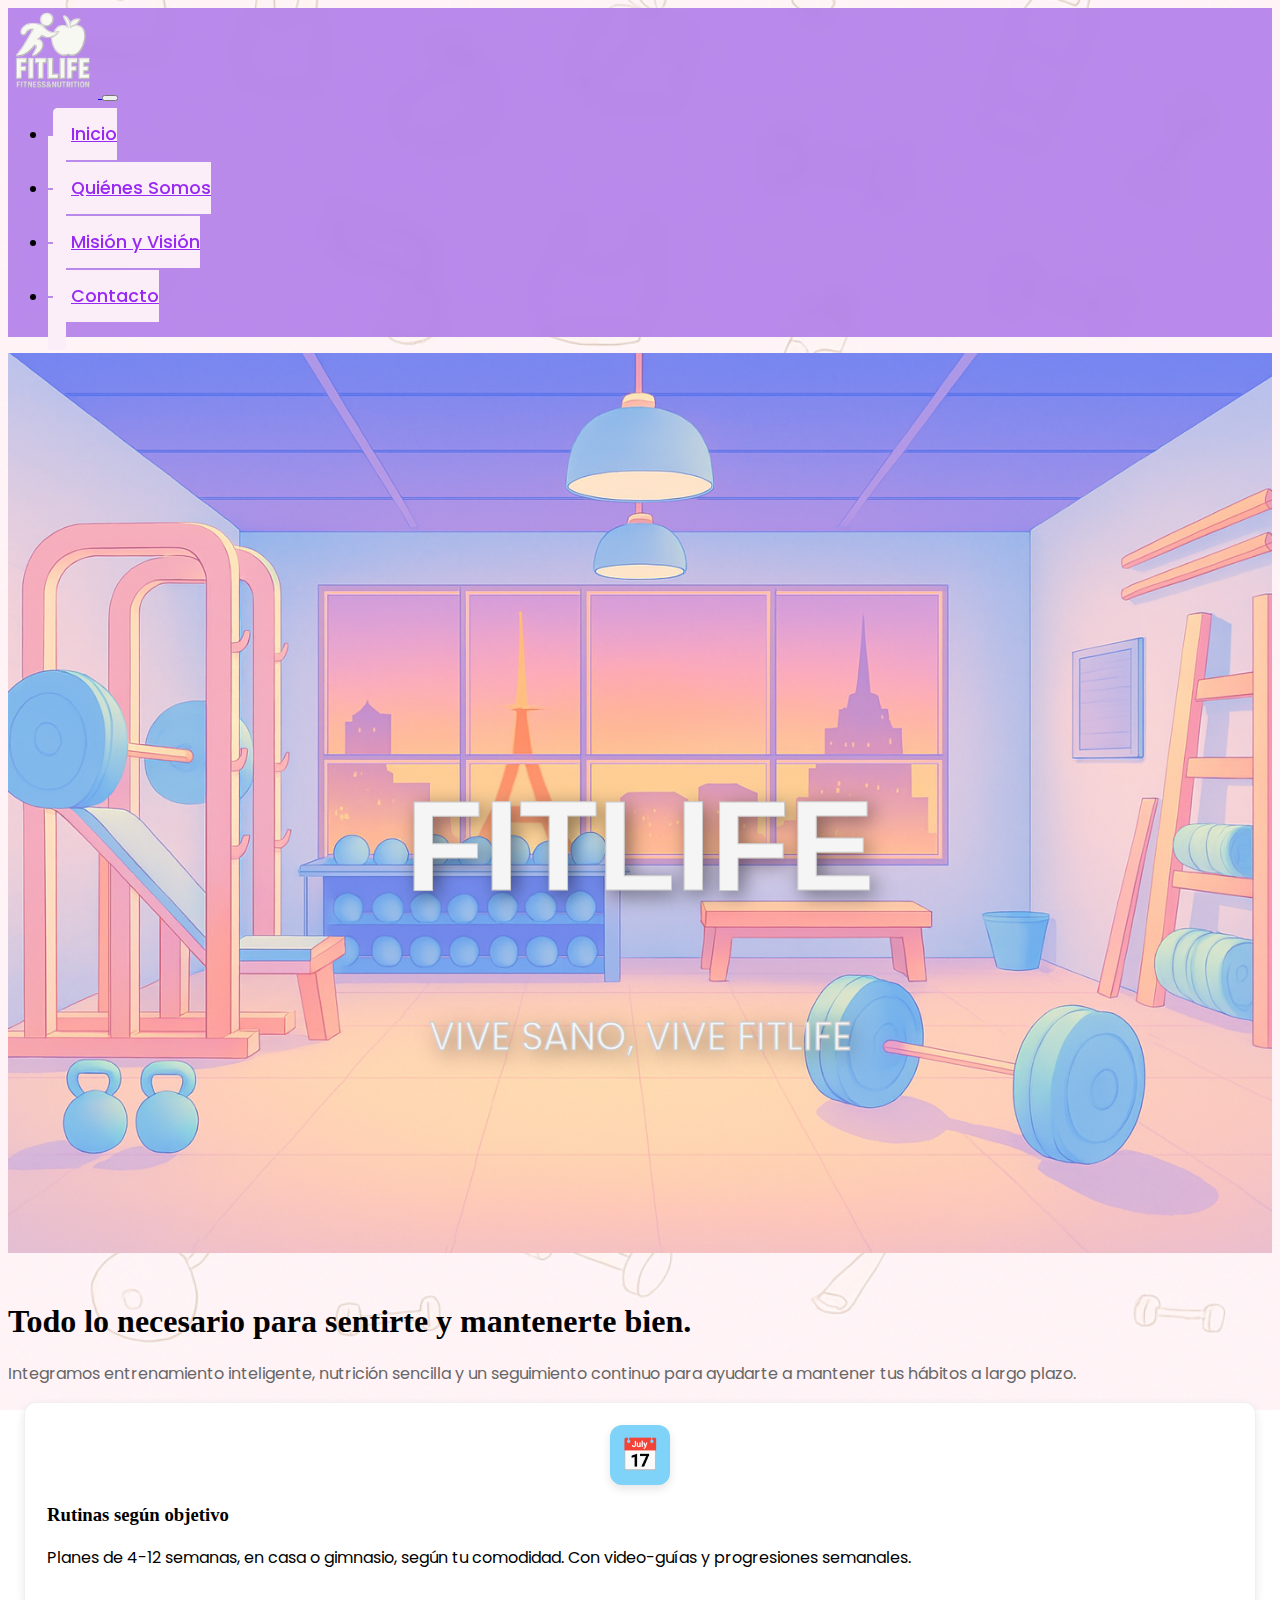
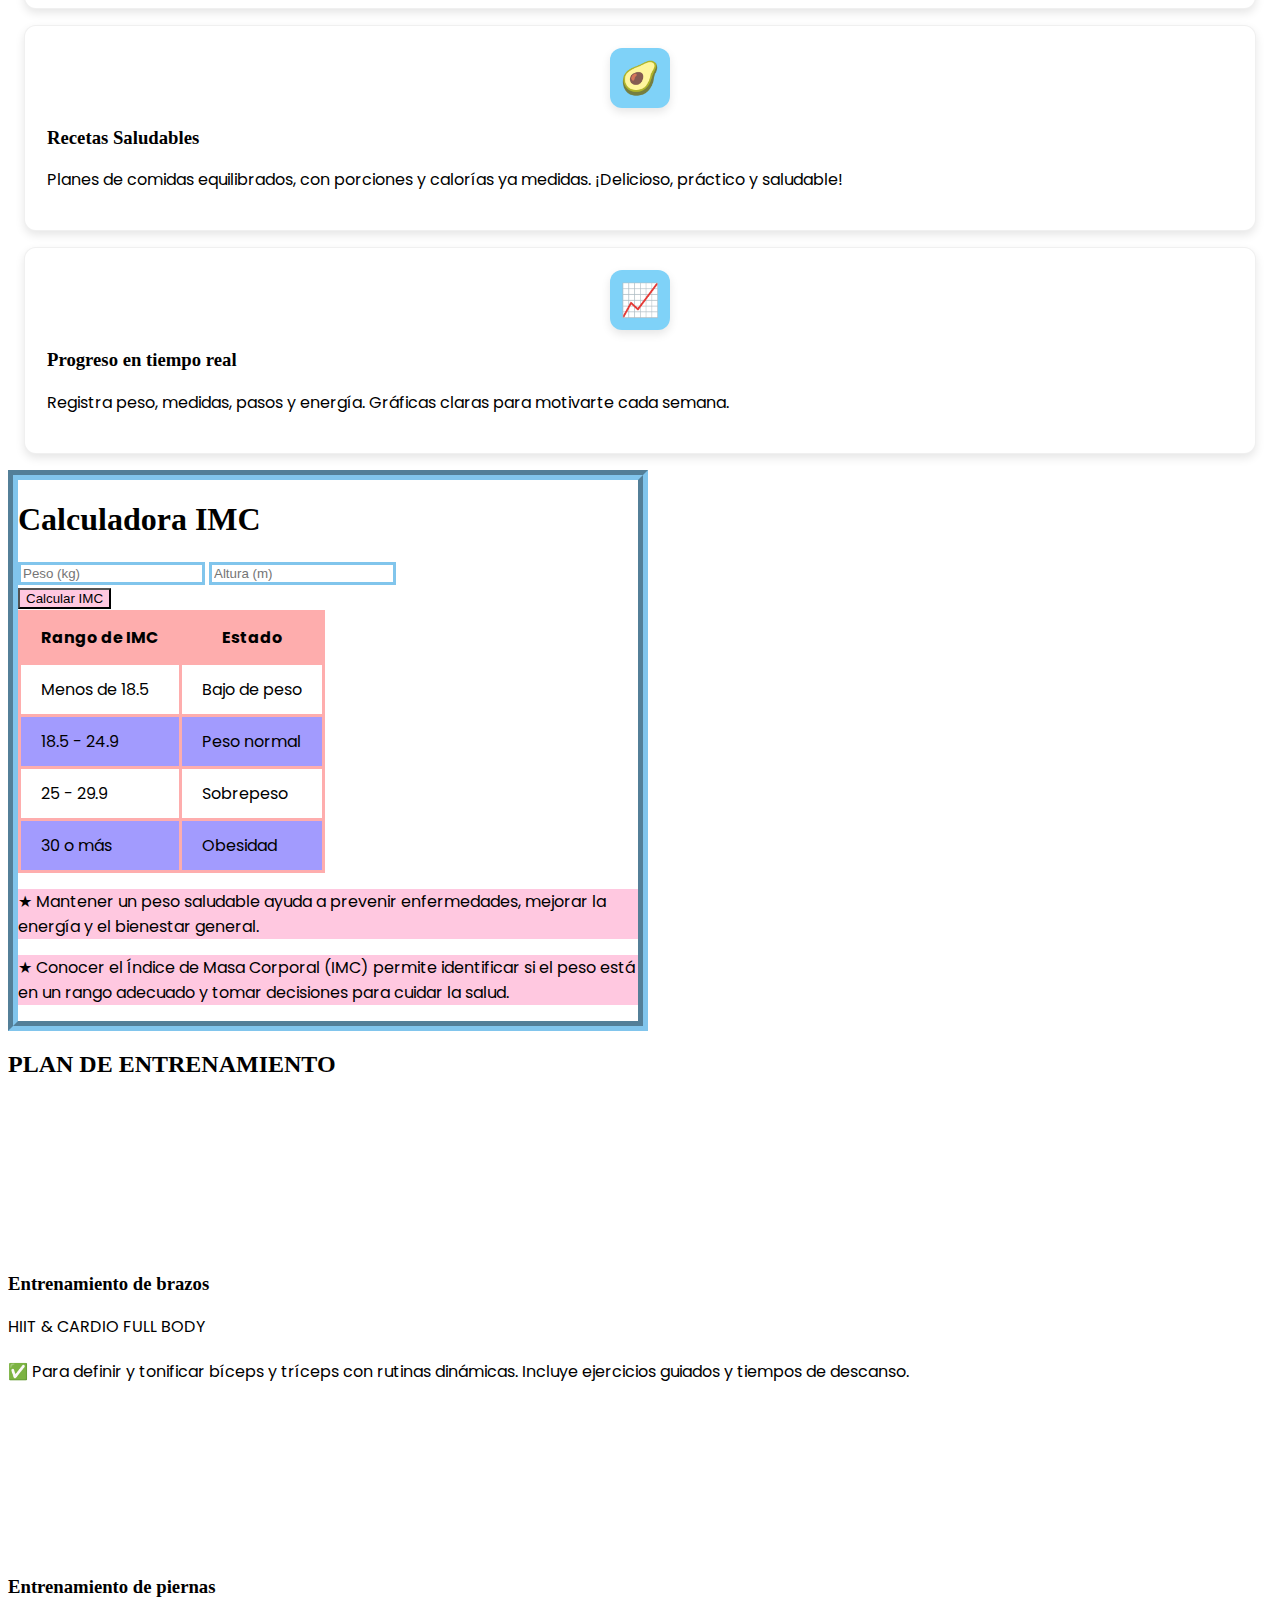
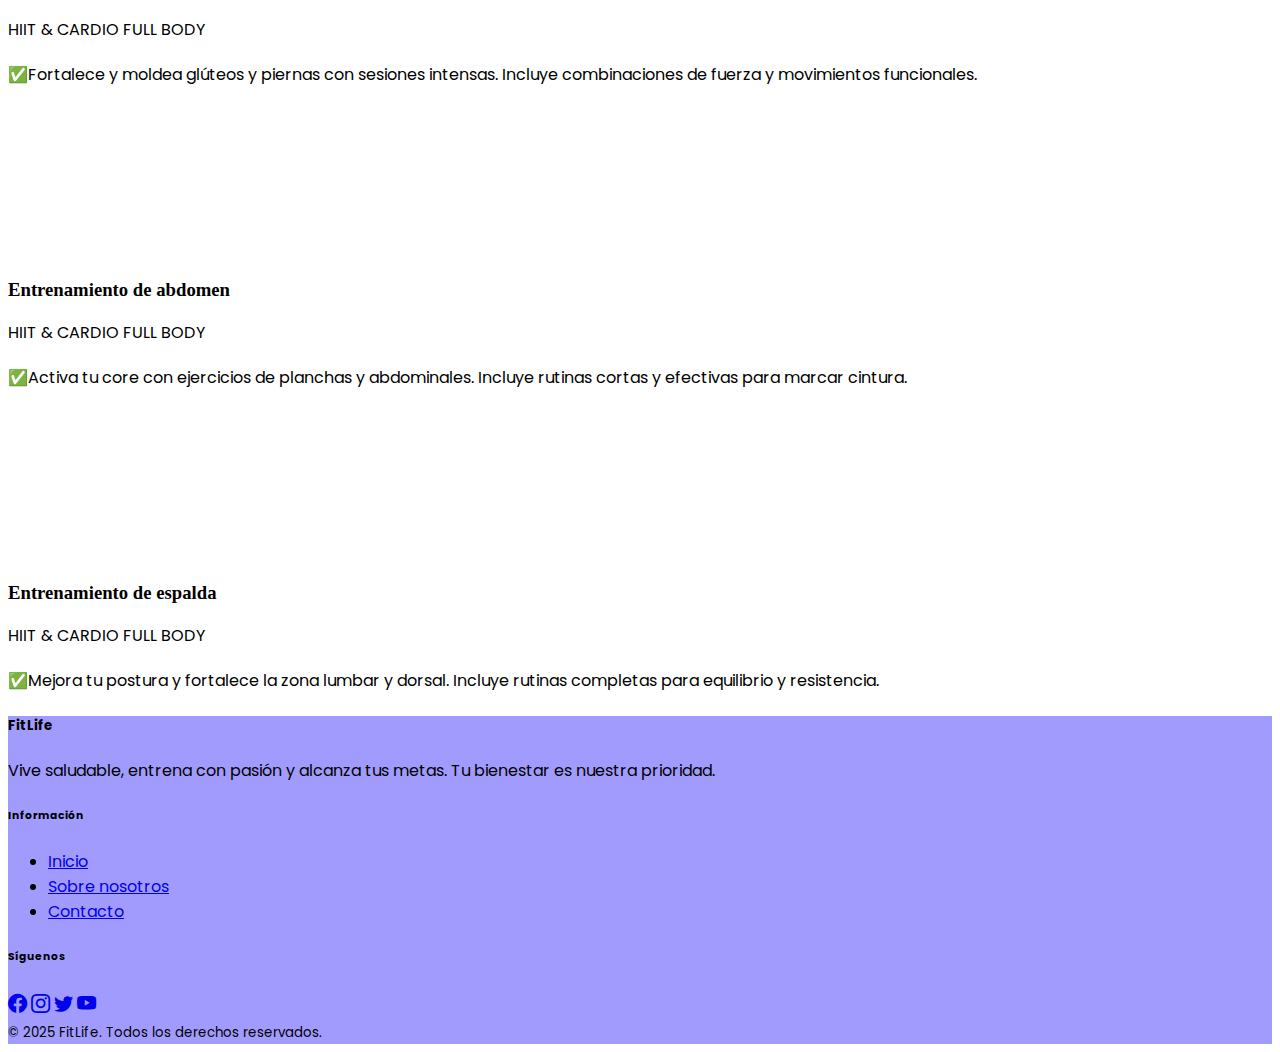
<file: index.html>
<!DOCTYPE html>
<html lang="es">
  <head>
    <meta charset="UTF-8" />
    <meta name="viewport" content="width=device-width, initial-scale=1.0" />
    <title>FitLife</title>

    <!-- Bootstrap -->
    <link
      href="https://cdn.jsdelivr.net/npm/bootstrap@5.3.7/dist/css/bootstrap.min.css"
      rel="stylesheet"
      integrity="sha384-LN+7fdVzj6u52u30Kp6M/trliBMCMKTyK833zpbD+pXdCLuTusPj697FH4R/5mcr"
      crossorigin="anonymous"
    />

    <!-- Iconos -->
    <link
      rel="stylesheet"
      href="https://cdn.jsdelivr.net/npm/bootstrap-icons@1.10.5/font/bootstrap-icons.css"
    />

    <!-- Estilos propios -->
    <link rel="stylesheet" href="./assets/css/todos.css" />
    <link rel="stylesheet" href="./assets/css/inicio.css" />
  </head>

  <body>
    <!-- HEADER -->
    <header>
      <!-- Barra de navegación -->
      <nav class="navbar navbar-expand-lg navbar-dark custom-navbar fixed-top">
        <div class="container-lg">
          <!-- Logo -->
          <a class="navbar-brand" href="./index.html">
            <img
              src="./assets/img/logo 9.png"
              alt="Logo de FitLife"
              class="logo"
            />
          </a>

          <!-- Botón de menú -->
          <button
            class="navbar-toggler"
            type="button"
            data-bs-toggle="collapse"
            data-bs-target="#menuNav"
            aria-controls="menuNav"
            aria-expanded="false"
            aria-label="Cambiar navegación"
          >
            <span class="navbar-toggler-icon"></span>
          </button>

          <!-- Menú -->
          <div class="collapse navbar-collapse" id="menuNav">
            <ul class="navbar-nav ms-auto">
              <li class="nav-item">
                <a class="nav-link" href="./index.html">Inicio</a>
              </li>
              <li class="nav-item">
                <a class="nav-link" href="./assets/html/quienes-somos.html"
                  >Quiénes Somos</a
                >
              </li>
              <li class="nav-item">
                <a class="nav-link" href="./assets/html/mision-vision.html"
                  >Misión y Visión</a
                >
              </li>
              <li class="nav-item">
                <a class="nav-link" href="./assets/html/contacto.html"
                  >Contacto</a
                >
              </li>
            </ul>
          </div>
        </div>
      </nav>
    </header>

    <!-- Sección principal -->
    <main>
      <!-- Portada -->
      <section class="portada">
        <img
          src="./assets/img/fondo 5.png"
          alt="gimnasio colorido"
          class="fullscreen-img"
        />
        <div class="portada-text">
          <h1 class="title">FITLIFE</h1>
          <p class="subtitle fw-bold">VIVE SANO, VIVE FITLIFE</p>
        </div>
      </section>

      <!-- Beneficios -->
      <section id="bloque-beneficios" class="section-lg text-center m">
        <h1>Todo lo necesario para sentirte y mantenerte bien.</h1>
        <p class="lead text-center">
          Integramos entrenamiento inteligente, nutrición sencilla y un
          seguimiento continuo para ayudarte a mantener tus hábitos a largo
          plazo.
        </p>

        <div class="container">
          <div class="row">
            <!--Tarjeta 1-->
            <div class="col-md-4 d-flex">
              <div class="tarjeta-beneficio flex-fill">
                <div class="icon pt-2">📅</div>
                <h3>Rutinas según objetivo</h3>
                <p>
                  Planes de 4-12 semanas, en casa o gimnasio, según tu
                  comodidad. Con video-guías y progresiones semanales.
                </p>
              </div>
            </div>

            <!--Tarjeta 2-->
            <div class="col-md-4 d-flex">
              <div class="tarjeta-beneficio flex-fill">
                <div class="icon pt-2">🥑</div>
                <h3>Recetas Saludables</h3>
                <p>
                  Planes de comidas equilibrados, con porciones y calorías ya
                  medidas. ¡Delicioso, práctico y saludable!
                </p>
              </div>
            </div>

            <!--Tarjeta 3-->
            <div class="col-md-4 d-flex">
              <div class="tarjeta-beneficio flex-fill">
                <div class="icon pt-2">📈</div>
                <h3>Progreso en tiempo real</h3>
                <p>
                  Registra peso, medidas, pasos y energía. Gráficas claras para
                  motivarte cada semana.
                </p>
              </div>
            </div>
          </div>
        </div>
      </section>

      <!-- Calculadora IMC -->
      <section
        class="calculadora-container p-4 my-0 mx-auto text-center text-dark rounded-5"
      >
        <h1 class="mb-4">Calculadora IMC</h1>
        <div id="calculator">
          <div class="p-3 m-2 w-100 fs-6">
            <input
              class="m-2 p-2"
              type="number"
              id="weight"
              placeholder="Peso (kg)"
            />
            <input
              class="m-2 p-2"
              type="number"
              id="height"
              placeholder="Altura (m)"
            />
          </div>
          <button
            type="button"
            class="text-white p-3 border-0 rounded-3 fs-5"
            onclick="calculateIMC()"
          >
            Calcular IMC
          </button>
          <div class="fw-bold mt-2 fs-5" id="result"></div>
        </div>

        <!-- Tabla IMC -->
        <table class="w-100 my-4">
          <thead>
            <tr class="text-white">
              <th>Rango de IMC</th>
              <th>Estado</th>
            </tr>
          </thead>
          <tbody>
            <tr>
              <td>Menos de 18.5</td>
              <td>Bajo de peso</td>
            </tr>
            <tr>
              <td>18.5 - 24.9</td>
              <td>Peso normal</td>
            </tr>
            <tr>
              <td>25 - 29.9</td>
              <td>Sobrepeso</td>
            </tr>
            <tr>
              <td>30 o más</td>
              <td>Obesidad</td>
            </tr>
          </tbody>
        </table>

        <div class="fs-6 p-3">
          <p>
            ★ Mantener un peso saludable ayuda a prevenir enfermedades, mejorar
            la energía y el bienestar general.
          </p>
          <p>
            ★ Conocer el Índice de Masa Corporal (IMC) permite identificar si el
            peso está en un rango adecuado y tomar decisiones para cuidar la
            salud.
          </p>
        </div>
      </section>

      <!-- Plan de entrenamiento -->
      <section class="text-center py-5">
        <h2>PLAN DE ENTRENAMIENTO</h2>
      </section>

      <section class="container ejercicio">
        <div class="row g-4">
          <!-- Tarjeta 1 -->
          <div class="col-12 col-md-6 col-lg-3">
            <article class="ejercicio h-100 shadow rounded">
              <div class="ratio ratio-16x9">
                <iframe
                  class="rounded-3"
                  src="https://www.youtube.com/embed/dQCR1gywOmg?si=-Rwfhtsg4N32jjsz"
                  title="YouTube video player"
                  frameborder="0"
                  allow="accelerometer; autoplay; clipboard-write; encrypted-media; gyroscope; picture-in-picture; web-share"
                  referrerpolicy="strict-origin-when-cross-origin"
                  allowfullscreen
                ></iframe>
              </div>
              <div class="ejercicio-body p-4">
                <h3 class="ejercicio-title">Entrenamiento de brazos</h3>
                <span class="badge bg-light text-dark">HIIT & CARDIO</span>
                <span class="badge bg-light text-dark">FULL BODY</span>
                <p class="descripcion">
                  ✅ Para definir y tonificar bíceps y tríceps con rutinas
                  dinámicas. Incluye ejercicios guiados y tiempos de descanso.
                </p>
              </div>
            </article>
          </div>

          <!-- Tarjeta 2 -->
          <div class="col-12 col-md-6 col-lg-3">
            <article class="ejercicio h-100 shadow rounded">
              <div class="ratio ratio-16x9">
                <iframe
                  class="rounded-3"
                  src="https://www.youtube.com/embed/I9nG-G4B5Bs?si=w8lb2PCv3oaH6Y4L"
                  title="YouTube video player"
                  frameborder="0"
                  allow="accelerometer; autoplay; clipboard-write; encrypted-media; gyroscope; picture-in-picture; web-share"
                  referrerpolicy="strict-origin-when-cross-origin"
                  allowfullscreen
                ></iframe>
              </div>
              <div class="ejercicio-body p-4">
                <h3>Entrenamiento de piernas</h3>
                <span class="badge bg-light text-dark">HIIT & CARDIO</span>
                <span class="badge bg-light text-dark">FULL BODY</span>
                <p class="descripcion">
                  ✅Fortalece y moldea glúteos y piernas con sesiones intensas.
                  Incluye combinaciones de fuerza y movimientos funcionales.
                </p>
              </div>
            </article>
          </div>

          <!-- Tarjeta 3 -->
          <div class="col-12 col-md-6 col-lg-3">
            <article class="ejercicio h-100 shadow rounded">
              <div class="ratio ratio-16x9">
                <iframe
                  class="rounded-3"
                  src="https://www.youtube.com/embed/9AR415LybPY?si=Rvs8UPf6gUnfjOul"
                  title="YouTube video player"
                  frameborder="0"
                  allow="accelerometer; autoplay; clipboard-write; encrypted-media; gyroscope; picture-in-picture; web-share"
                  referrerpolicy="strict-origin-when-cross-origin"
                  allowfullscreen
                ></iframe>
              </div>
              <div class="ejercicio-body p-4">
                <h3>Entrenamiento de abdomen</h3>
                <span class="badge bg-light text-dark">HIIT & CARDIO</span>
                <span class="badge bg-light text-dark">FULL BODY</span>
                <p class="descripcion">
                  ✅Activa tu core con ejercicios de planchas y abdominales.
                  Incluye rutinas cortas y efectivas para marcar cintura.
                </p>
              </div>
            </article>
          </div>

          <!-- Tarjeta 4 -->
          <div class="col-12 col-md-6 col-lg-3">
            <article class="ejercicio h-100 shadow rounded">
              <div class="ratio ratio-16x9">
                <iframe
                  class="rounded-3"
                  src="https://www.youtube.com/embed/87s4xDaIXqM?si=R6eICe7q8-G0PhdC"
                  title="YouTube video player"
                  frameborder="0"
                  allow="accelerometer; autoplay; clipboard-write; encrypted-media; gyroscope; picture-in-picture; web-share"
                  referrerpolicy="strict-origin-when-cross-origin"
                  allowfullscreen
                ></iframe>
              </div>
              <div class="ejercicio-body p-4">
                <h3>Entrenamiento de espalda</h3>
                <span class="badge bg-light text-dark">HIIT & CARDIO</span>
                <span class="badge bg-light text-dark">FULL BODY</span>
                <p class="descripcion">
                  ✅Mejora tu postura y fortalece la zona lumbar y dorsal.
                  Incluye rutinas completas para equilibrio y resistencia.
                </p>
              </div>
            </article>
          </div>
        </div>
      </section>
    </main>

    <!-- Footer -->
    <footer class="text-white pt-4 pb-2 mt-5 text-center">
      <div class="container">
        <div class="row">
          <!-- Logo y descripción -->
          <div class="col-md-4 mb-3">
            <h5 class="fw-bold">FitLife</h5>
            <p class="small">
              Vive saludable, entrena con pasión y alcanza tus metas. Tu
              bienestar es nuestra prioridad.
            </p>
          </div>

          <!-- Enlaces rápidos -->
          <div class="col-md-4 mb-3">
            <h6 class="fw-bold">Información</h6>
            <ul class="list-unstyled">
              <li>
                <a href="./index.html" class="text-white text-decoration-none"
                  >Inicio</a
                >
              </li>
              <li>
                <a
                  href="./assets/html/quienes-somos.html"
                  class="text-white text-decoration-none"
                  >Sobre nosotros</a
                >
              </li>
              <li>
                <a
                  href="./assets/html/contacto.html"
                  class="text-white text-decoration-none"
                  >Contacto</a
                >
              </li>
            </ul>
          </div>

          <!-- Redes sociales -->
          <div class="col-md-4 mb-3 text-white fw-bold">
            <h6 class="fw-bold">Síguenos</h6>
            <a href="#" class="text-white me-2"
              ><i class="bi bi-facebook"></i
            ></a>
            <a href="#" class="text-white me-2"
              ><i class="bi bi-instagram"></i
            ></a>
            <a href="#" class="text-white me-2"
              ><i class="bi bi-twitter"></i
            ></a>
            <a href="#" class="text-white"><i class="bi bi-youtube"></i></a>
          </div>
        </div>

        <!-- Línea inferior -->
        <div class="text-center mt-3 border-top pt-2">
          <small>&copy; 2025 FitLife. Todos los derechos reservados.</small>
        </div>
      </div>
    </footer>

    <!-- Scripts -->
    <script src="./assets/js/script.js"></script>
    <script
      src="https://cdn.jsdelivr.net/npm/bootstrap@5.3.7/dist/js/bootstrap.bundle.min.js"
      integrity="sha384-ndDqU0Gzau9qJ1lfW4pNLlhNTkCfHzAVBReH9diLvGRem5+R9g2FzA8ZGN954O5Q"
      crossorigin="anonymous"
    ></script>
  </body>
</html>
</file>
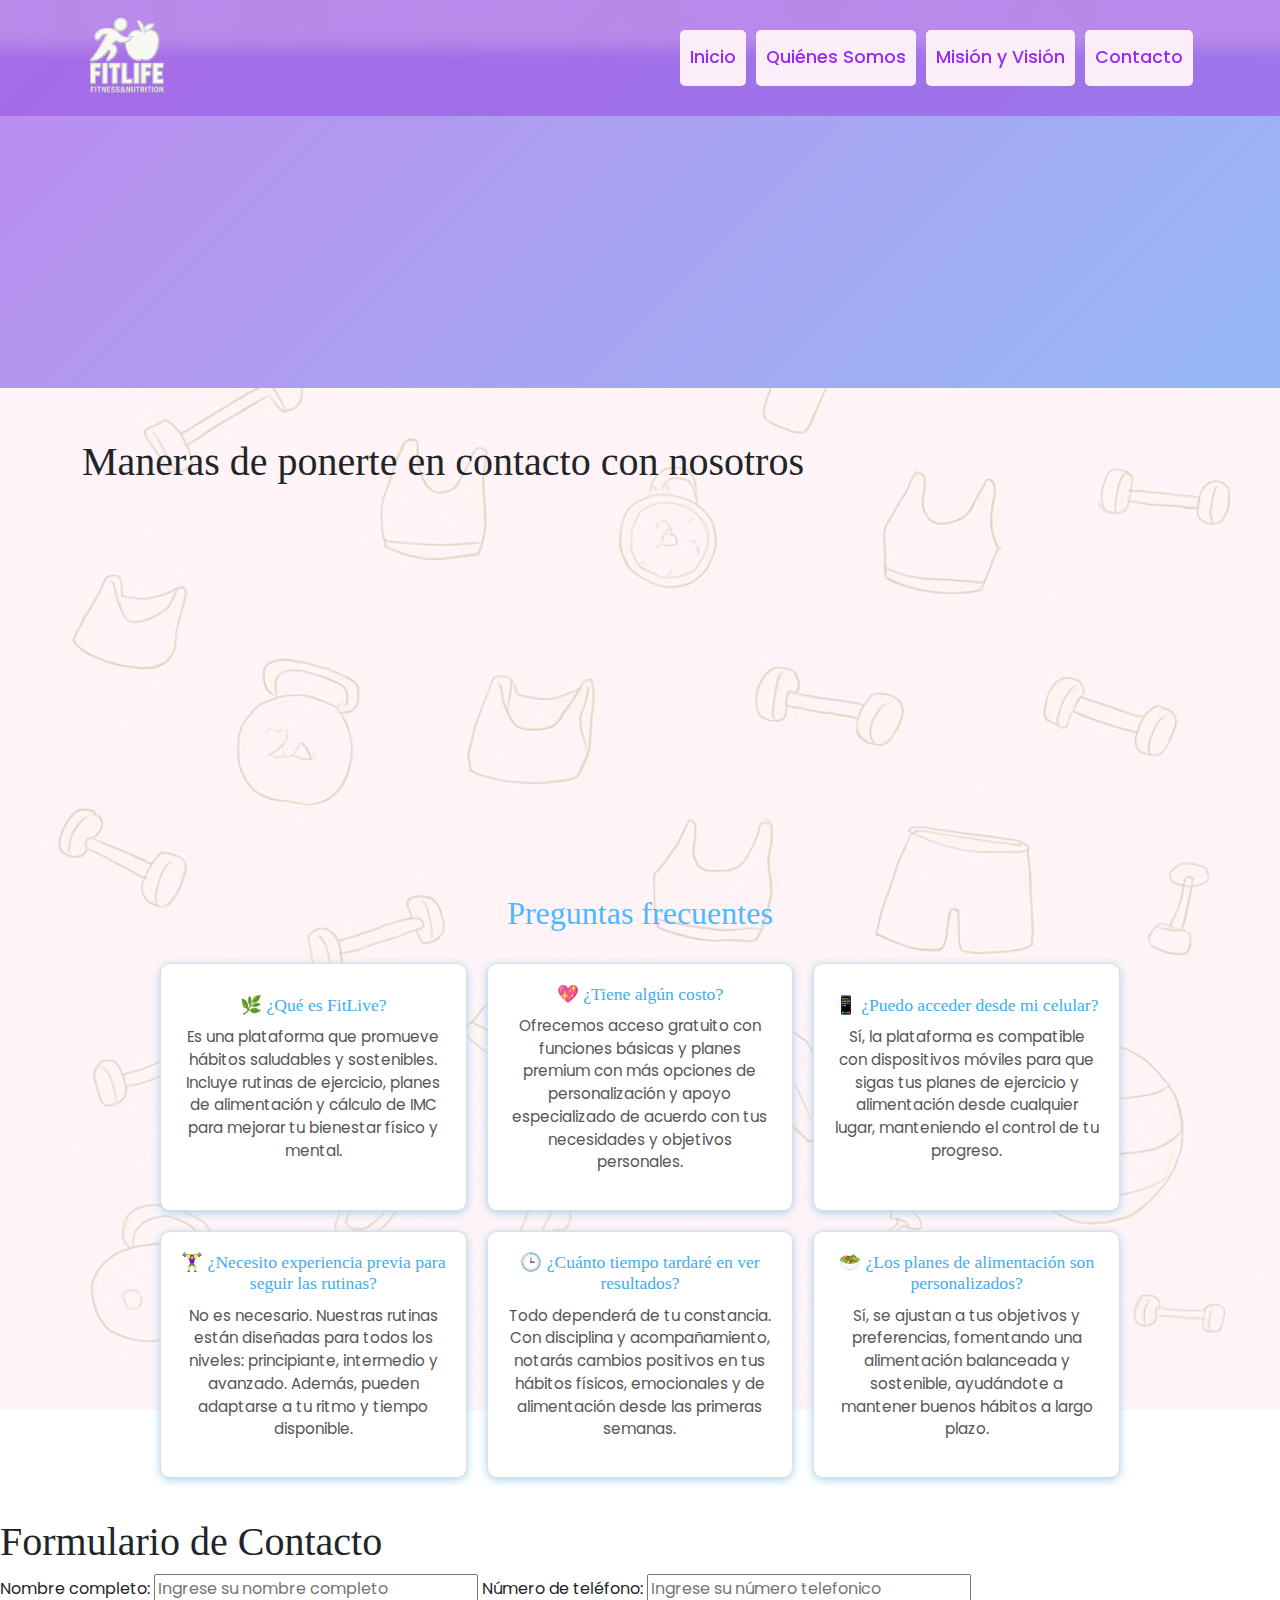
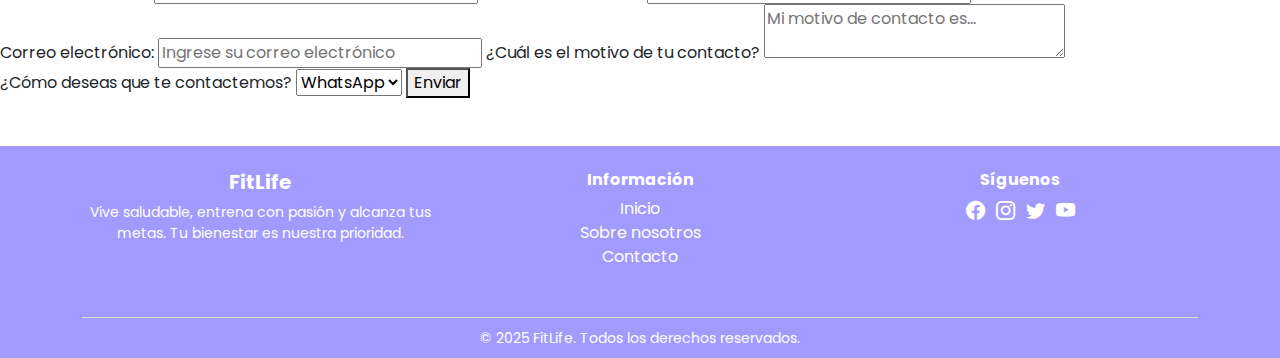
<file: assets/html/contacto.html>
<!DOCTYPE html>
<html lang="es">
  <head>
    <meta charset="UTF-8" />
    <meta name="viewport" content="width=device-width, initial-scale=1.0" />
    <link
      href="https://cdn.jsdelivr.net/npm/bootstrap@5.3.7/dist/css/bootstrap.min.css"
      rel="stylesheet"
    />
    <title>Contacto - FitLife</title>
    <link rel="stylesheet" href="../css/todos.css" />
    <link rel="stylesheet" href="../css/contacto.css" />
  </head>
  <body>
    <!-- Barra de navegación -->
    <nav class="navbar navbar-expand-lg navbar-dark custom-navbar fixed-top">
      <div class="container-lg">
        <!-- Logo -->
        <a class="navbar-brand" href="../../index.html">
          <img src="../img/logo 9.png" alt="Logo de FitLife" class="logo" />
        </a>

        <!-- Botón de menú -->
        <button
          class="navbar-toggler"
          type="button"
          data-bs-toggle="collapse"
          data-bs-target="#menuNav"
          aria-controls="menuNav"
          aria-expanded="false"
          aria-label="Cambiar navegación"
        >
          <span class="navbar-toggler-icon"></span>
        </button>

        <!-- Menú -->
        <div class="collapse navbar-collapse" id="menuNav">
          <ul class="navbar-nav ms-auto">
            <li class="nav-item">
              <a class="nav-link" href="../../index.html">Inicio</a>
            </li>
            <li class="nav-item">
              <a class="nav-link" href="../html/quienes-somos.html"
                >Quiénes Somos</a
              >
            </li>
            <li class="nav-item">
              <a class="nav-link" href="../html/mision-vision.html"
                >Misión y Visión</a
              >
            </li>
            <li class="nav-item">
              <a class="nav-link" href="../html/contacto.html">Contacto</a>
            </li>
          </ul>
        </div>
      </div>
    </nav>

    <!-- Contenido -->
    <main>
      <section class="hero mt-5">
        <div class="container mt-5 text-center">
          <div class="hero-content fade-in">
            <h1 class="mb-3 fw-bold fs-1">¡Hablemos de una vida saludable!</h1>
            <p class="subtitle fw-bold fs-6 mx-0 my-auto mw-100">
              ¿Quieres transformar tu estilo de vida por uno mucho más
              sostenible y saludable? ¿Tienes dudas sobre FitLive? ¿O
              simplemente quieres conocernos más como página? Sea cuál sea tu
              duda, ¡estamos aquí para ayudarte!
            </p>
          </div>
        </div>
      </section>

      <section class="contacto">
        <div class="container">
          <h1 class="subtitulo-seccion">
            Maneras de ponerte en contacto con nosotros
          </h1>

          <div class="row g-4">
            <article class="col-12 col-md-6 col-lg-4">
              <div class="contact-card fade-in h-100">
                <h3>📩 Contacto FitLife</h3>
                <p><strong>correo@fitlife.com</strong></p>
                <p>
                  ¿Tienes dudas, sugerencias o necesitas ayuda para comenzar?
                  Escríbenos y nuestro equipo responderá en menos de 24 horas.
                  Queremos apoyarte en tu camino hacia una vida sana y
                  sostenible, ofreciéndote orientación rápida y confiable en
                  cada paso que des con FitLive. Recuerda: Vive sano, vive
                  FitLive.
                </p>
              </div>
            </article>

            <article class="col-12 col-md-6 col-lg-4">
              <div class="contact-card fade-in h-100">
                <h3>🧑‍🧒 Asesoría personalizada</h3>
                <p><strong>gustavogamboa@gmail.com</strong></p>
                <p>
                  ¿Quieres mejorar tu plan de alimentación o tus rutinas? Con
                  nuestra asesoría recibirás acompañamiento constante, consejos
                  prácticos y motivación. Nuestro equipo especializado estará a
                  tu lado para ajustar tus objetivos y lograr resultados de
                  manera segura, efectiva y con apoyo cercano.
                </p>
              </div>
            </article>

            <article class="col-12 col-md-6 col-lg-4 mx-auto">
              <div class="contact-card fade-in h-100">
                <h3>📱 Redes sociales</h3>
                <p>
                  <strong>Instagram:</strong> @fitlife.oficial
                  <strong>Twitter:</strong> @FitLife
                  <strong>TikTok:</strong> @FitLife.18
                </p>
                <p>
                  Síguenos para recibir tips diarios de ejercicios y recetas.
                </p>
              </div>
            </article>
          </div>
        </div>
      </section>

      <!-- Preguntas frecuentes -->

      <section class="faq">
        <h1 class="subtitulo-seccion">Preguntas frecuentes</h1>
        <div class="faq-container">
          <div class="faq-card">
            <h3>🌿 ¿Qué es FitLive?</h3>
            <p>
              Es una plataforma que promueve hábitos saludables y sostenibles.
              Incluye rutinas de ejercicio, planes de alimentación y cálculo de
              IMC para mejorar tu bienestar físico y mental.
            </p>
          </div>
          <div class="faq-card">
            <h3>💖 ¿Tiene algún costo?</h3>
            <p>
              Ofrecemos acceso gratuito con funciones básicas y planes premium
              con más opciones de personalización y apoyo especializado de
              acuerdo con tus necesidades y objetivos personales.
            </p>
          </div>
          <div class="faq-card">
            <h3>📱 ¿Puedo acceder desde mi celular?</h3>
            <p>
              Sí, la plataforma es compatible con dispositivos móviles para que
              sigas tus planes de ejercicio y alimentación desde cualquier
              lugar, manteniendo el control de tu progreso.
            </p>
          </div>
          <div class="faq-card">
            <h3>🏋‍♀ ¿Necesito experiencia previa para seguir las rutinas?</h3>
            <p>
              No es necesario. Nuestras rutinas están diseñadas para todos los
              niveles: principiante, intermedio y avanzado. Además, pueden
              adaptarse a tu ritmo y tiempo disponible.
            </p>
          </div>
          <div class="faq-card">
            <h3>🕒 ¿Cuánto tiempo tardaré en ver resultados?</h3>
            <p>
              Todo dependerá de tu constancia. Con disciplina y acompañamiento,
              notarás cambios positivos en tus hábitos físicos, emocionales y de
              alimentación desde las primeras semanas.
            </p>
          </div>
          <div class="faq-card">
            <h3>🥗 ¿Los planes de alimentación son personalizados?</h3>
            <p>
              Sí, se ajustan a tus objetivos y preferencias, fomentando una
              alimentación balanceada y sostenible, ayudándote a mantener buenos
              hábitos a largo plazo.
            </p>
          </div>
        </div>
      </section>
    </main>

    <!--FORMULARIO DE CONTACTO-->
    <h1 class="subtitulo-seccion">Formulario de Contacto</h1>
    <form id="formContacto" action="#">
      <label
        >Nombre completo:
        <input
          placeholder="Ingrese su nombre completo"
          type="text"
          id="name"
          required
        />
      </label>

      <label
        >Número de teléfono:
        <input
          placeholder="Ingrese su número telefonico"
          type="tel"
          id="phoneNum"
          required
          pattern="[0-9]{9}"
          title="Verifique que contenga 9 números"
        />
      </label>

      <label
        >Correo electrónico:
        <input
          placeholder="Ingrese su correo electrónico"
          type="email"
          id="email"
          required
        />
      </label>

      <label
        >¿Cuál es el motivo de tu contacto?
        <textarea
          placeholder="Mi motivo de contacto es..."
          id="mensage"
          required
        ></textarea>
      </label>

      <label
        >¿Cómo deseas que te contactemos?
        <select id="contact">
          <option value="WhatsApp">WhatsApp</option>
          <option value="Telefono">Teléfono</option>
          <option value="Correo">Gmail</option>
        </select>
      </label>

      <button type="submit">Enviar</button>
    </form>
    <!-- ALERTA -->
    <script src="../js/script.js"></script>
    <!--EN DUDA SI ES QUE VA AQUI-->

    <!-- Footer -->
    <footer class="text-white pt-4 pb-2 mt-5 text-center">
      <div class="container">
        <div class="row">
          <!-- Logo y descripción -->
          <div class="col-md-4 mb-3">
            <h5 class="fw-bold">FitLife</h5>
            <p class="small">
              Vive saludable, entrena con pasión y alcanza tus metas. Tu
              bienestar es nuestra prioridad.
            </p>
          </div>

          <!-- Enlaces rápidos -->
          <div class="col-md-4 mb-3">
            <h6 class="fw-bold">Información</h6>
            <ul class="list-unstyled">
              <li>
                <a
                  href="../../index.html"
                  class="text-white text-decoration-none"
                  >Inicio</a
                >
              </li>
              <li>
                <a
                  href="../html/quienes-somos.html"
                  class="text-white text-decoration-none"
                  >Sobre nosotros</a
                >
              </li>
              <li>
                <a
                  href="../html/contacto.html"
                  class="text-white text-decoration-none"
                  >Contacto</a
                >
              </li>
            </ul>
          </div>

          <!-- Redes sociales -->
          <div class="col-md-4 mb-3 text-white fw-bold">
            <h6 class="fw-bold">Síguenos</h6>
            <a href="#" class="text-white me-2"
              ><i class="bi bi-facebook"></i
            ></a>
            <a href="#" class="text-white me-2"
              ><i class="bi bi-instagram"></i
            ></a>
            <a href="#" class="text-white me-2"
              ><i class="bi bi-twitter"></i
            ></a>
            <a href="#" class="text-white"><i class="bi bi-youtube"></i></a>
          </div>
        </div>
        <!-- Línea inferior -->
        <div class="text-center mt-3 border-top pt-2">
          <small>&copy; 2025 FitLife. Todos los derechos reservados.</small>
        </div>
      </div>
    </footer>

    <!-- Iconos de Bootstrap -->
    <link
      rel="stylesheet"
      href="https://cdn.jsdelivr.net/npm/bootstrap-icons@1.10.5/font/bootstrap-icons.css"
    />
    <script
      src="https://cdn.jsdelivr.net/npm/bootstrap@5.3.7/dist/js/bootstrap.bundle.min.js"
      integrity="sha384-ndDqU0Gzau9qJ1lfW4pNLlhNTkCfHzAVBReH9diLvGRem5+R9g2FzA8ZGN954O5Q"
      crossorigin="anonymous"
    ></script>
  </body>
</html>
</file>
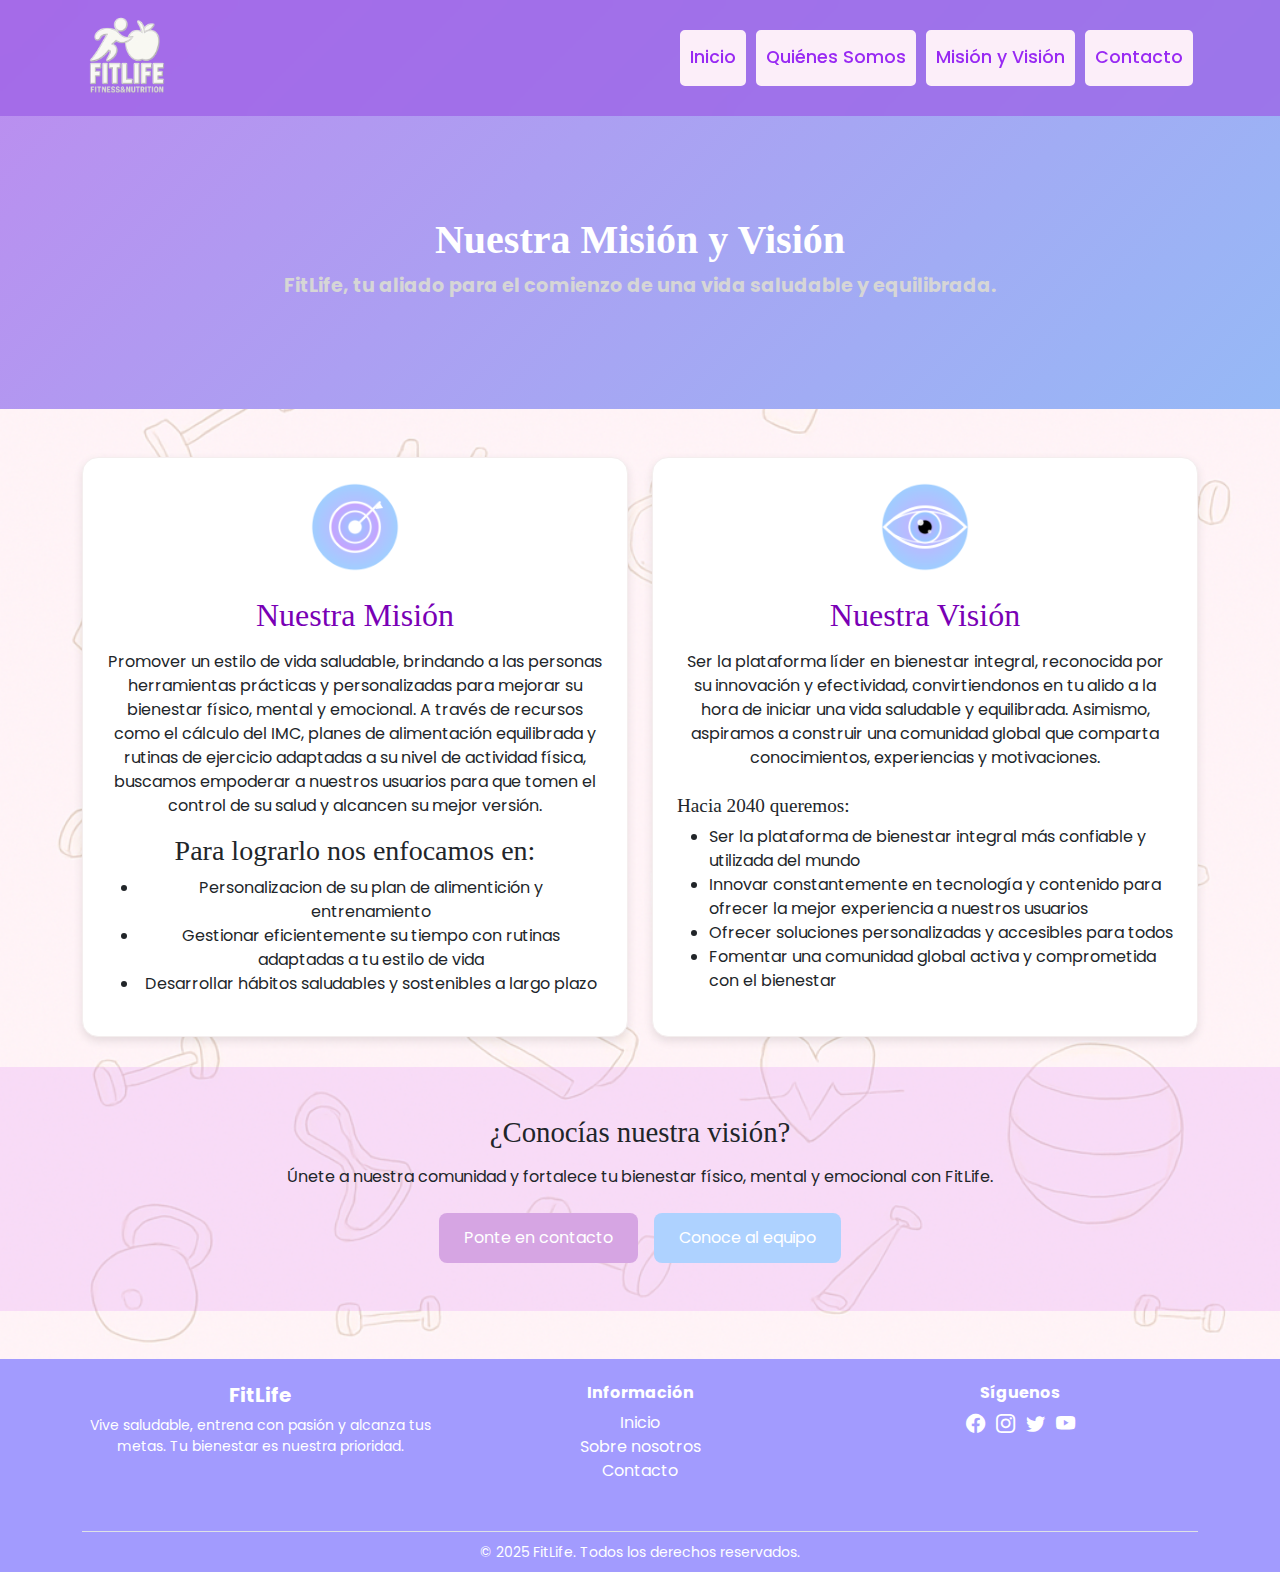
<file: assets/html/mision-vision.html>
<!DOCTYPE html>
<html lang="es">
  <head>
    <meta charset="UTF-8" />
    <meta name="viewport" content="width=device-width, initial-scale=1.0" />
    <title>Misión y Visión - FitLife</title>
    <link
      href="https://cdn.jsdelivr.net/npm/bootstrap@5.3.7/dist/css/bootstrap.min.css"
      rel="stylesheet"
    />
    <link rel="stylesheet" href="../css/todos.css" />
    <link rel="stylesheet" href="../css/mision.css" />
  </head>
  <body>
    <header>
      <!-- Barra de navegación -->
      <nav class="navbar navbar-expand-lg navbar-dark custom-navbar fixed-top">
        <div class="container-lg">
          <!-- Logo -->
          <a class="navbar-brand" href="../../index.html">
            <img src="../img/logo 9.png" alt="Logo de FitLife" class="logo" />
          </a>

          <!-- Botón de menú -->
          <button
            class="navbar-toggler"
            type="button"
            data-bs-toggle="collapse"
            data-bs-target="#menuNav"
            aria-controls="menuNav"
            aria-expanded="false"
            aria-label="Cambiar navegación"
          >
            <span class="navbar-toggler-icon"></span>
          </button>

          <!-- Menú -->
          <div class="collapse navbar-collapse" id="menuNav">
            <ul class="navbar-nav ms-auto">
              <li class="nav-item">
                <a class="nav-link" href="../../index.html">Inicio</a>
              </li>
              <li class="nav-item">
                <a class="nav-link" href="../html/quienes-somos.html"
                  >Quiénes Somos</a
                >
              </li>
              <li class="nav-item">
                <a class="nav-link" href="../html/mision-vision.html"
                  >Misión y Visión</a
                >
              </li>
              <li class="nav-item">
                <a class="nav-link" href="../html/contacto.html">Contacto</a>
              </li>
            </ul>
          </div>
        </div>
      </nav>
    </header>

    <main>
      <!-- Hero -->
      <section class="page-hero">
        <div class="container my-5 pt-5">
          <div class="hero-content">
            <h1 class="fw-bold">Nuestra Misión y Visión</h1>
            <p class="fw-bold subtitle">
              FitLife, tu aliado para el comienzo de una vida saludable y
              equilibrada.
            </p>
          </div>
        </div>
      </section>

      <!-- Mission & Vision -->
      <section class="mision-vision mt-5">
        <div class="container">
          <div class="row g-4">
            <!-- Misión -->
            <div class="col-12 col-md-6">
              <div class="card h-100 text-center p-4 my-card">
                <div class="card-icon mb-3">
                  <img
                    src="../img/mision.png"
                    class="img-fluid"
                    alt="Icono de Misión"
                  />
                </div>
                <h2 class="card-title mb-3">Nuestra Misión</h2>
                <p class="card-text">
                  Promover un estilo de vida saludable, brindando a las personas
                  herramientas prácticas y personalizadas para mejorar su
                  bienestar físico, mental y emocional. A través de recursos
                  como el cálculo del IMC, planes de alimentación equilibrada y
                  rutinas de ejercicio adaptadas a su nivel de actividad física,
                  buscamos empoderar a nuestros usuarios para que tomen el
                  control de su salud y alcancen su mejor versión.
                </p>
                <div class="mision-goals">
                  <h3>Para lograrlo nos enfocamos en:</h3>
                  <ul>
                    <li>
                      Personalizacion de su plan de alimentición y entrenamiento
                    </li>
                    <li>
                      Gestionar eficientemente su tiempo con rutinas adaptadas a
                      tu estilo de vida
                    </li>
                    <li>
                      Desarrollar hábitos saludables y sostenibles a largo plazo
                    </li>
                  </ul>
                </div>
              </div>
            </div>

            <!-- Visión -->
            <div class="col-12 col-md-6">
              <div class="card h-100 text-center p-4 my-card">
                <div class="card-icon mb-3">
                  <img
                    src="../img/vision.png"
                    class="img-fluid"
                    alt="Icono de Visión"
                  />
                </div>
                <h2 class="card-title mb-3">Nuestra Visión</h2>
                <p class="card-text">
                  Ser la plataforma líder en bienestar integral, reconocida por
                  su innovación y efectividad, convirtiendonos en tu alido a la
                  hora de iniciar una vida saludable y equilibrada. Asimismo,
                  aspiramos a construir una comunidad global que comparta
                  conocimientos, experiencias y motivaciones.
                </p>
                <div class="vision-goals">
                  <h3>Hacia 2040 queremos:</h3>
                  <ul>
                    <li>
                      Ser la plataforma de bienestar integral más confiable y
                      utilizada del mundo
                    </li>
                    <li>
                      Innovar constantemente en tecnología y contenido para
                      ofrecer la mejor experiencia a nuestros usuarios
                    </li>
                    <li>
                      Ofrecer soluciones personalizadas y accesibles para todos
                    </li>
                    <li>
                      Fomentar una comunidad global activa y comprometida con el
                      bienestar
                    </li>
                  </ul>
                </div>
              </div>
            </div>
          </div>
        </div>
      </section>

      <!-- Final -->
      <section class="cta py-5">
        <div class="container">
          <div class="text-center">
            <h2 class="mb-3">¿Conocías nuestra visión?</h2>
            <p class="mb-4">
              Únete a nuestra comunidad y fortalece tu bienestar físico, mental
              y emocional con FitLife.
            </p>
            <div
              class="d-flex flex-column flex-md-row justify-content-center gap-3"
            >
              <a href="./contacto.html" class="btn btn-color-uno"
                >Ponte en contacto</a
              >
              <a href="./quienes-somos.html" class="btn btn-color-dos"
                >Conoce al equipo</a
              >
            </div>
          </div>
        </div>
      </section>
    </main>

    <!-- Footer -->
    <footer class="text-white pt-4 pb-2 mt-5 text-center">
      <div class="container">
        <div class="row">
          <!-- Logo y descripción -->
          <div class="col-md-4 mb-3">
            <h5 class="fw-bold">FitLife</h5>
            <p class="small">
              Vive saludable, entrena con pasión y alcanza tus metas. Tu
              bienestar es nuestra prioridad.
            </p>
          </div>

          <!-- Enlaces rápidos -->
          <div class="col-md-4 mb-3">
            <h6 class="fw-bold">Información</h6>
            <ul class="list-unstyled">
              <li>
                <a
                  href="../../index.html"
                  class="text-white text-decoration-none"
                  >Inicio</a
                >
              </li>
              <li>
                <a
                  href="../html/quienes-somos.html"
                  class="text-white text-decoration-none"
                  >Sobre nosotros</a
                >
              </li>
              <li>
                <a
                  href="../html/contacto.html"
                  class="text-white text-decoration-none"
                  >Contacto</a
                >
              </li>
            </ul>
          </div>

          <!-- Redes sociales -->
          <div class="col-md-4 mb-3 text-white fw-bold">
            <h6 class="fw-bold">Síguenos</h6>
            <a href="#" class="text-white me-2"
              ><i class="bi bi-facebook"></i
            ></a>
            <a href="#" class="text-white me-2"
              ><i class="bi bi-instagram"></i
            ></a>
            <a href="#" class="text-white me-2"
              ><i class="bi bi-twitter"></i
            ></a>
            <a href="#" class="text-white"><i class="bi bi-youtube"></i></a>
          </div>
        </div>
        <!-- Línea inferior -->
        <div class="text-center mt-3 border-top pt-2">
          <small>&copy; 2025 FitLife. Todos los derechos reservados.</small>
        </div>
      </div>
    </footer>

    <!-- Scripts -->
    <link
      rel="stylesheet"
      href="https://cdn.jsdelivr.net/npm/bootstrap-icons@1.10.5/font/bootstrap-icons.css"
    />
    <script
      src="https://cdn.jsdelivr.net/npm/bootstrap@5.3.7/dist/js/bootstrap.bundle.min.js"
      integrity="sha384-ndDqU0Gzau9qJ1lfW4pNLlhNTkCfHzAVBReH9diLvGRem5+R9g2FzA8ZGN954O5Q"
      crossorigin="anonymous"
    ></script>
  </body>
</html>
</file>
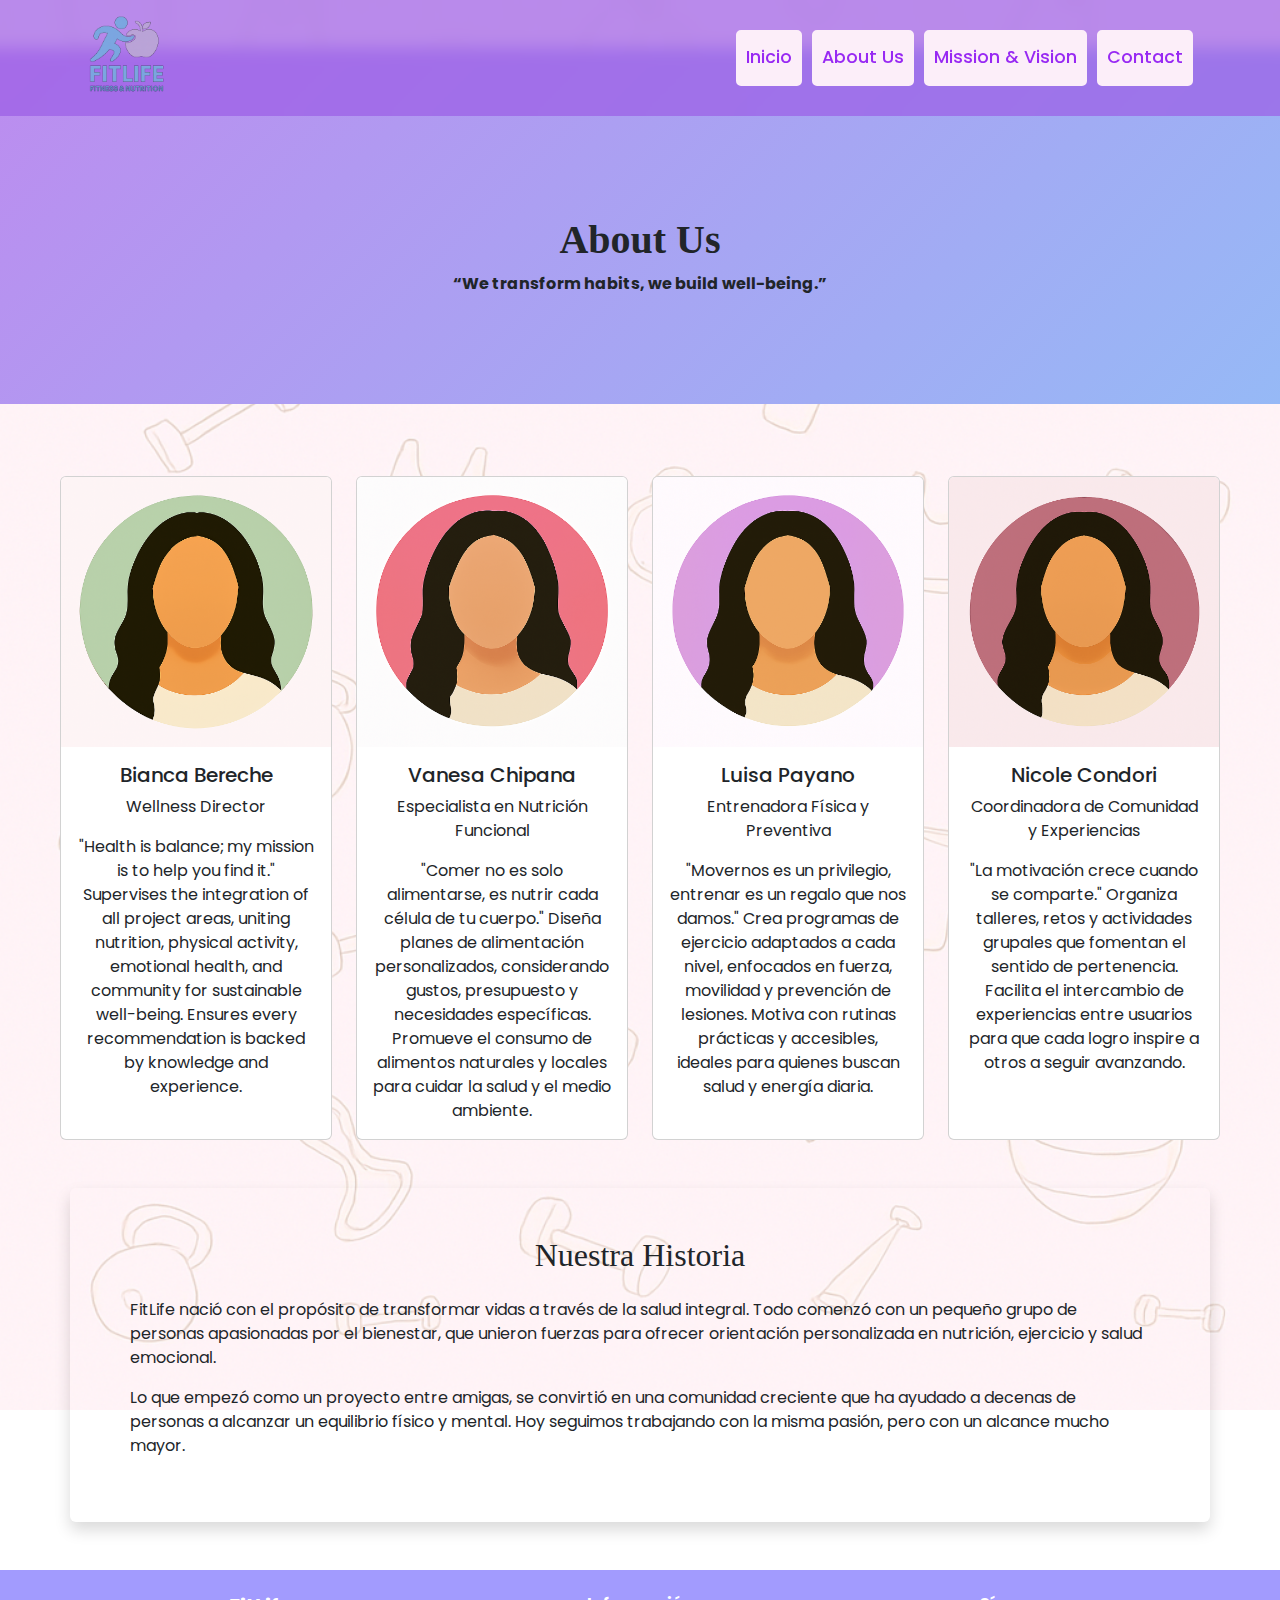
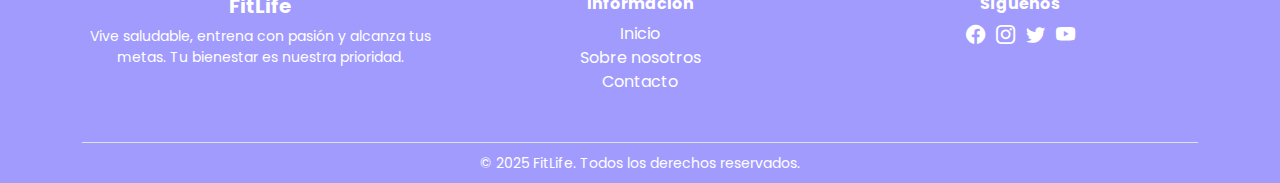
<file: assets/html/quienes-somos.html>
<!DOCTYPE html>
<html lang="es">
<head>
  <meta charset="UTF-8">
  <meta name="viewport" content="width=device-width, initial-scale=1.0">
  <title>Quiénes Somos - FitLife</title>
  <!-- Bootstrap -->
  <link href="https://cdn.jsdelivr.net/npm/bootstrap@5.3.7/dist/css/bootstrap.min.css" rel="stylesheet">
  <!-- Estilos personalizados -->
  <link rel="stylesheet" href="../css/todos.css">
  <link rel="stylesheet" href="../css/quienes-somos.css">
</head>

<body>
  <header>
    <!-- Barra de navegación -->
  <nav class="navbar navbar-expand-lg navbar-dark custom-navbar fixed-top" aria-label="Main navigation">
    <div class="container-lg">
      <!-- Logo -->
      <a class="navbar-brand" href="../../index.html">
        <img src="../img/LOGO 2.png" alt="Logo FitLife" class="logo" width="90" height="auto">
      </a>
      <!-- Botón de menú -->
      <button class="navbar-toggler"
              type="button"
              data-bs-toggle="collapse"
              data-bs-target="#main-menu"
              aria-controls="main-menu"
              aria-expanded="false"
              aria-label="Abrir menú principal">
        <span class="navbar-toggler-icon"></span>
      </button>
      <!-- Menú -->
      <div class="collapse navbar-collapse" id="main-menu">
        <ul class="navbar-nav ms-auto">
          <li class="nav-item"><a class="nav-link" href="../../index.html">Inicio</a></li>
          <li class="nav-item"><a class="nav-link" href="quienes-somos.html">About Us</a></li>
          <li class="nav-item"><a class="nav-link" href="mision-vision.html">Mission & Vision</a></li>
          <li class="nav-item"><a class="nav-link" href="contacto.html">Contact</a></li>
        </ul>
      </div>
    </div>
  </nav>
  </header>

<!-- Contenido -->
 <main>
  <!-- Participantes -->
<section class="pt-5">
  <div class="hero-section">
    <div class="container my-5 text-center">
      <div class="hero-content">
        <h1 class="fw-bold fs-1">About Us</h1>
        <p class="hero-subtitle fw-bold fs-6 mw-100">
          “We transform habits, we build well-being.”
        </p>
      </div>
    </div>
  </div>
    <div class="row g-4 justify-content-center m-lg-5">
        
    <div class="col-12 col-md-6 col-lg-3 d-flex">
      <div class="card participant-card h-100">
        <img src="../img/cara 1.png" class="card-img-top" alt="Bianca Bereche">
        <div class="card-body text-center">
          <h5 class="card-title">Bianca Bereche</h5>
          <p class="role"> Wellness Director </p>
          <p class="card-text">"Health is balance; my mission is to help you find it."
                    Supervises the integration of all project areas, uniting nutrition, 
                    physical activity, emotional health, and community for sustainable well-being. 
                    Ensures every recommendation is backed by knowledge and experience.</p>
        </div>
      </div>
    </div>

        <div class="col-12 col-md-6 col-lg-3 d-flex">
            <div class="card participante-card h-100">
                <img src="/assets/img/cara 2.png" class="card-img-top" alt="Participante 2">
                <div class="card-body text-center">
                    <h5 class="card-title">Vanesa Chipana</h5>
                    <p class="cargo"> Especialista en Nutrición Funcional</p>
                    <p class="card-text">"Comer no es solo alimentarse, es nutrir cada célula de tu cuerpo."
                                        Diseña planes de alimentación personalizados, considerando gustos, presupuesto y necesidades específicas. 
                                        Promueve el consumo de alimentos naturales y locales para cuidar la salud y el medio ambiente.</p>

                </div>
            </div>
        </div>

        <div class="col-12 col-md-6 col-lg-3 d-flex">
            <div class="card participante-card h-100">
                <img src="/assets/img/cara 3.png" class="card-img-top" alt="Participante 3">
                <div class="card-body text-center">
                    <h5 class="card-title">Luisa Payano</h5>
                    <p class="cargo"> Entrenadora Física y Preventiva</p>
                    <p class="card-text">"Movernos es un privilegio, entrenar es un regalo que nos damos."
                                        Crea programas de ejercicio adaptados a cada nivel, enfocados en fuerza, movilidad
                                        y prevención de lesiones.
                                        Motiva con rutinas prácticas y accesibles,
                                        ideales para quienes buscan salud y energía diaria.</p>
                </div>
            </div>
        </div>

        <div class="col-12 col-md-6 col-lg-3 d-flex">
            <div class="card participante-card h-100">
                <img src="/assets/img/cara 5.png" class="card-img-top" alt="Participante 5">
                <div class="card-body text-center">
                    <h5 class="card-title">Nicole Condori</h5>
                    <p class="cargo"> Coordinadora de Comunidad y Experiencias</p>
                    <p class="card-text">"La motivación crece cuando se comparte."
                                        Organiza talleres, retos y actividades grupales que fomentan el sentido de pertenencia.
                                        Facilita el intercambio de experiencias entre 
                                        usuarios para que cada logro inspire a otros a seguir avanzando.</p>
                </div>
            </div>
        </div>
    </div>
</section>


<!-- Nuestra Historia -->
<section class="nuestra-historia container my-5 rounded shadow">
  <div class="historia-box p-4 p-md-5">
    <h2 class="text-center mb-4">Nuestra Historia</h2>
    <p>
      FitLife nació con el propósito de transformar vidas a través de la salud integral.
      Todo comenzó con un pequeño grupo de personas apasionadas por el bienestar,
      que unieron fuerzas para ofrecer orientación personalizada en nutrición,
      ejercicio y salud emocional.
    </p>
    <p>
      Lo que empezó como un proyecto entre amigas, se convirtió en una comunidad creciente
      que ha ayudado a decenas de personas a alcanzar un equilibrio físico y mental.
      Hoy seguimos trabajando con la misma pasión, pero con un alcance mucho mayor.
    </p>
  </div>
</section>
</main>

 <!-- Footer -->
  <footer class="text-white pt-4 pb-2 mt-5 text-center">
    <div class="container">
      <div class="row">
        <!-- Logo y descripción -->
        <div class="col-md-4 mb-3">
          <h5 class="fw-bold">FitLife</h5>
          <p class="small">
            Vive saludable, entrena con pasión y alcanza tus metas.  
            Tu bienestar es nuestra prioridad.
          </p>
        </div>

        <!-- Enlaces rápidos -->
        <div class="col-md-4 mb-3">
          <h6 class="fw-bold">Información</h6>
          <ul class="list-unstyled">
            <li><a href="index.html" class="text-white text-decoration-none">Inicio</a></li>
            <li><a href="./assets/html/quienes-somos.html" class="text-white text-decoration-none">Sobre nosotros</a></li>
            <li><a href="./assets/html/contacto.html" class="text-white text-decoration-none">Contacto</a></li>
          </ul>
        </div>

        <!-- Redes sociales -->
        <div class="col-md-4 mb-3 text-white fw-bold">
          <h6 class="fw-bold">Síguenos</h6>
          <a href="#" class="text-white me-2"><i class="bi bi-facebook"></i></a>
          <a href="#" class="text-white me-2"><i class="bi bi-instagram"></i></a>
          <a href="#" class="text-white me-2"><i class="bi bi-twitter"></i></a>
          <a href="#" class="text-white"><i class="bi bi-youtube"></i></a>
        </div>
      </div>
      <!-- Línea inferior -->
      <div class="text-center mt-3 border-top pt-2">
        <small>&copy; 2025 FitLife. Todos los derechos reservados.</small>
      </div>
    </div>
  </footer>

<!-- Iconos de Bootstrap -->
<link rel="stylesheet" href="https://cdn.jsdelivr.net/npm/bootstrap-icons@1.10.5/font/bootstrap-icons.css">
<script src="https://cdn.jsdelivr.net/npm/bootstrap@5.3.7/dist/js/bootstrap.bundle.min.js" 
integrity="sha384-ndDqU0Gzau9qJ1lfW4pNLlhNTkCfHzAVBReH9diLvGRem5+R9g2FzA8ZGN954O5Q" 
crossorigin="anonymous"></script>
</body>
</html>
</file>
<file: assets/css/todos.css>
@import url("./navegacion.css");
@import url("https://fonts.googleapis.com/css2?family=Poppins:wght@300;400;600&display=swap");

:root {
  --shadow: 0 4px 10px rgba(0, 0, 0, 0.1);
  --card: #fff;
  --radius: 12px;
  --muted: #666;
  --color-titulos: rgb(255, 255, 255);
  --color-subtitulos: rgb(214, 214, 214);
  --color-naranja: #feadad;
  --color-rosa: #ffc8e0;
  --color-mora: #a29bfe;
  --color-azul: #81c5ec;
}

body {
  font-family: "Poppins", sans-serif;
  background-image: url("../img/fondo 4.png");
  background-size: cover;
  background-position: center;
  background-repeat: no-repeat;
  background-attachment: fixed;

  /* Cursor capibara*/

  cursor: url("../img/capibara2.png") 16 16, auto;
}

/* Footer*/
footer {
  background-color: var(--color-mora);
}

footer a {
  transition: color 0.3s ease;
}

footer a:hover {
  color: #ffd580;
}

footer .bi {
  font-size: 1.2rem;
  transition: transform 0.3s ease, color 0.3s ease;
}

footer .bi:hover {
  transform: scale(1.2);
  color: #ffd580;
}

h1,
h2,
h3 {
  font-family: "Great Vibes", cursive;
}

/*BOTONES DEL MENU*/
.nav-link {
  color: var(--color-titulos);
  transition: color 0.3s ease;
}
.nav-link:hover {
  color: var(--color-azul);
  transform: scale(1.02); /* Aumenta ligeramente el tamaño */
}
.nav-link::after {
  content: "";
  display: block;
  width: 0;
  height: 2px;
  background: var(--color-azul);
  transition: width 0.3s;
}
.nav-link:hover::after {
  width: 100%;
}
</file>
<file: assets/css/inicio.css>
/* Sección portada */
.fullscreen-img {
  width: 100%;
  height: 100vh;
  object-fit: cover;
  object-position: center;
}

.portada {
  position: relative;
  height: 100vh;
  overflow: hidden;
}

.portada-text {
  position: absolute;
  top: 60%;
  left: 50%;
  transform: translate(-50%, -50%);
  text-align: center;
  color: whitesmoke;
  animation: nombre-pagina 3s ease-in-out infinite alternate;
  z-index: 2;
  -webkit-text-stroke: 1px #ccc;
  text-shadow: 5px 5px 20px rgba(0, 0, 0, 0.5);
}

.title {
  font-family: Arial, sans-serif;
}

.portada-text .title {
  font-size: clamp(3rem, 10vw, 8rem);
  font-weight: bold;
  line-height: 1.2;
}

.portada-text .subtitle {
  font-size: clamp(1rem, 3vw, 2.5rem);
}

@keyframes nombre-pagina {
  0% {
    transform: translate(-50%, -50%) scale(1);
  }
  100% {
    transform: translate(-50%, -50%) scale(1.08);
  }
}

/* Sección beneficios */
.section {
  max-width: 1200px;
  margin: 0 auto;
  padding: 64px 20px;
}

.section h1 {
  font-size: clamp(24px, 3.6vw, 40px);
  margin-bottom: 16px;
}

.lead {
  color: var(--muted);
}

/*Tamaño y alineación de iconos*/

.icon.pt-2 {
  font-size: 2rem;
  width: 60px;
  height: 60px;
  display: flex;
  justify-content: center;
  align-items: center;
  margin: 0 auto 15px;
  background: #7fd2f8;
  border-radius: 12px;
}

/* Tarjetas */
#bloque-beneficios {
  margin-top: 50px;
}

.tarjeta-beneficio {
  background: var(--card);
  border-radius: var(--radius);
  box-shadow: var(--shadow);
  margin: 16px;
  padding: 22px;
  border: 1px solid rgba(0, 0, 0, 0.06);
}

.tarjeta-beneficios h3 {
  margin: 8px 0 6px;
}

.icon {
  width: 42px;
  height: 42px;
  border-radius: 12px;
  place-items: center;
  background: linear-gradient(135deg, var(--primary), var(--accent));
  color: #fff;
  box-shadow: var(--shadow);
}

/* Calculadora */
.calculadora-container {
  border-style: groove;
  border-width: 10px;
  border-color: var(--color-azul);
  max-width: 620px;
}

.calculadora-container p {
  background: var(--color-rosa);
}

.calculadora-container input[type="number"] {
  border: 3px solid var(--color-azul);
}

.calculadora-container button {
  background-color: var(--color-rosa);
  cursor: pointer;
}

.calculadora-container table {
  border-collapse: collapse;
}

.calculadora-container th,
.calculadora-container td {
  padding: 12px 20px;
  border: 3px solid var(--color-naranja);
  font-size: 1rem;
  word-break: break-word;
}

.calculadora-container th {
  background-color: var(--color-naranja);
}

.calculadora-container tbody tr:nth-child(even) {
  background-color: var(--color-mora);
}

/* Ejercicio */
.ejercicio {
  background-color: rgba(255, 255, 255, 0.695);
}

.bg-light.text-dark {
  margin-bottom: 12px;
}

/*Plan de Entrenamiento */

.descripcion {
  margin-top: 20px;
  line-height: 1.6;
}

.col-12 col-md-6 col-lg-3 {
  display: flex;
  flex-direction: column;
}

/*Botón a servicios */

.goToPage {
  padding: 20px 26px;
  font-size: 20px;
  border: none;
  background-color: var(--color-naranja);
  color: whitesmoke;
  cursor: pointer;
  border-radius: 8px;
}

.goToPage:hover {
  background-color: rgb(255, 135, 197);
}
</file>
<file: assets/css/contacto.css>
/* ==== SECCIÓN HERO ==== */
.hero {
  padding: 120px 20px 60px;
  background: linear-gradient(135deg, #bc8cef 0%, #96b9f6 100%);
}

.hero h1 {
  color: var(--color-titulos);
}

.hero .subtitle {
  color: var(--color-subtitulos);
}

/* ==== SECCIÓN CONTACTO ==== */
.contacto {
  padding: 50px 20px;
  background-color: #5fa0e200;
}

.contacto h2 {
  color: rgb(182, 91, 227);
}

/* Tarjetas de contacto */
.contact-card {
  background-color: var(--color-rosa);
  text-align: center;
  border-radius: 10px;
  padding: 20px;
  box-shadow: 0px 4px 8px rgba(0, 0, 0, 0.05);
  transition: transform 0.2s ease, box-shadow 0.2s ease;
}

.contact-card h3 {
  color: rgb(67, 67, 231);
  margin-bottom: 10px;
  font-size: 1.2rem;
}

.contact-card p {
  color: #555;
  font-size: 0.95rem;
  line-height: 1.5;
}

.contact-card strong {
  display: block;
  color: #000;
  margin-bottom: 5px;
}

/* Efecto hover */
.contact-card:hover {
  transform: translateY(-4px);
  box-shadow: 0px 6px 12px rgba(0, 0, 0, 0.1);
}

/* ==== ANIMACIONES ==== */
.fade-in {
  opacity: 0;
  animation: fadeIn 0.8s forwards;
}

@keyframes fadeIn {
  to {
    opacity: 1;
  }
}

/* Preguntas frecuentes */
.faq {
  max-width: 1000px;
  margin: 0 auto;
  padding: 40px 20px;
  text-align: center;
}

.faq h1 {
  font-size: 2rem;
  margin-bottom: 30px;
  color: #4bbaff;
}

.faq-container {
  display: grid;
  grid-template-columns: repeat(auto-fit, minmax(280px, 1fr));
  gap: 20px;
}

.faq-card {
  background-color: white;
  border: 1px solid #ddd;
  border-radius: 10px;
  padding: 20px;
  text-align: center;
  align-items: center;
  box-shadow: 0 2px 8px #a8d4f0;
  transition: transform 0.2s ease, box-shadow 0.2s ease;
  display: flex;
  flex-direction: column;
  justify-content: center;
  height: 100%;
}

.faq-card h3 {
  font-size: 1.1rem;
  margin-bottom: 10px;
  color: #42acee;
}

.faq-card p {
  font-size: 0.95rem;
  color: #555;
}

.faq-card:hover {
  transform: translateY(-3px);
  box-shadow: 0 4px 12px rgba(0, 0, 0, 0.1);
}
</file>
<file: assets/css/mision.css>
.page-hero {
  background: linear-gradient(135deg, #bc8cef 0%, #96b9f6 100%);
  padding: 120px 20px 60px;
  text-align: center;
}

.page-hero h1 {
  font-size: clamp(1.8rem, 6vw, 2.5rem);
  color: var(--color-titulos);
}

.page-hero .subtitle {
  color: var(--color-subtitulos);
  font-size: clamp(0.9rem, 3vw, 1.2rem);
  max-width: 90%;
  margin: 0 auto;
}

.my-card {
  background: var(--card);
  padding: 1.5rem;
  border-radius: 1rem;
  box-shadow: var(--shadow);
  border: 1px solid rgb(244, 238, 238);
  transition: transform 0.3s ease, box-shadow 0.3s ease;
}

.my-card:hover {
  transform: translateY(-5px);
  box-shadow: 0 6px 20px rgba(0, 0, 0, 0.15);
}

.my-card h2 {
  text-align: center;
  margin-top: 0.5rem;
  margin-bottom: 1.5rem;
  color: rgb(121, 0, 181);
}

.mission-card,
.vision-card {
  background: var(--card);
  padding: 1.5rem;
  border-radius: 1rem;
  box-shadow: var(--shadow);
  border: 1px solid rgb(244, 238, 238);
}

/* Iconos dentro de la tarjeta */
.card-icon {
  max-width: 90px;
  margin: 0 auto 1rem;
}

.card-icon img {
  width: 100%;
  height: auto;
  object-fit: contain;
}

/* Textos de las tarjetas */
.mission-text,
.vision-text {
  text-align: justify;
  line-height: 1.7;
  font-size: 1rem;
}

/* Lista de objetivos */
.vision-goals {
  padding-top: 0.5rem;
  text-align: left;
}

.vision-goals h3 {
  font-size: 1.2rem;
  margin-bottom: 0.5rem;
}

.mission-card:hover,
.vision-card:hover {
  transform: translateY(-5px);
  box-shadow: 0 6px 20px rgba(0, 0, 0, 0.15);
  transition: transform 0.3s ease, box-shadow 0.3s ease;
}

.cta {
  background: #e08ef53c;
  padding: 30px 20px;
  margin: 30px 0;
}

.cta h2 {
  font-size: clamp(1.5rem, 5vw, 1.8rem);
  margin-bottom: 15px;
}

.cta a.btn {
  padding: 0.75rem 1.5rem;
  font-size: 1rem;
  border-radius: 0.5rem;
  transition: transform 0.2s ease, box-shadow 0.2s ease;
}

.cta a.btn:hover {
  transform: translateY(-2px);
  box-shadow: 0 4px 12px rgba(183, 176, 176, 0.974);
}

/*Estilos de botones*/

.btn-color-uno {
  background-color: #d6a5e3;
  color: #fff;
}

.btn-color-uno:hover {
  background-color: #b04ab8;
}

.btn-color-dos {
  background-color: #aed2ff;
  color: #fff;
}

.btn-color-dos:hover {
  background-color: #9bb8eb;
}

@import url("https://fonts.googleapis.com/css2?family=Great+Vibes&display=swap");

h1,
h2,
h3 {
  font-family: "Great Vibes", cursive;
}
</file>
<file: assets/css/quienes-somos.css>
/* ==== FLEX CARD ==== */
.flex-card {
  flex: 1 1 250px;
  max-width: 250px;
}

/* ==== HERO SECTION ==== */
.hero-section {
  background: linear-gradient(135deg, var(--primary-gradient-start, #bc8cef), var(--primary-gradient-end, #96b9f6));
  padding: 120px 20px 60px;
  text-align: center;
  color: var(--color-titles);
}

.hero-subtitle {
  color: var(--color-subtitles);
}

/* ==== HISTORY SECTION ==== */
.history-section {
  background-color: var(--history-bg, rgba(243, 119, 234, 0.593));
}
</file>
